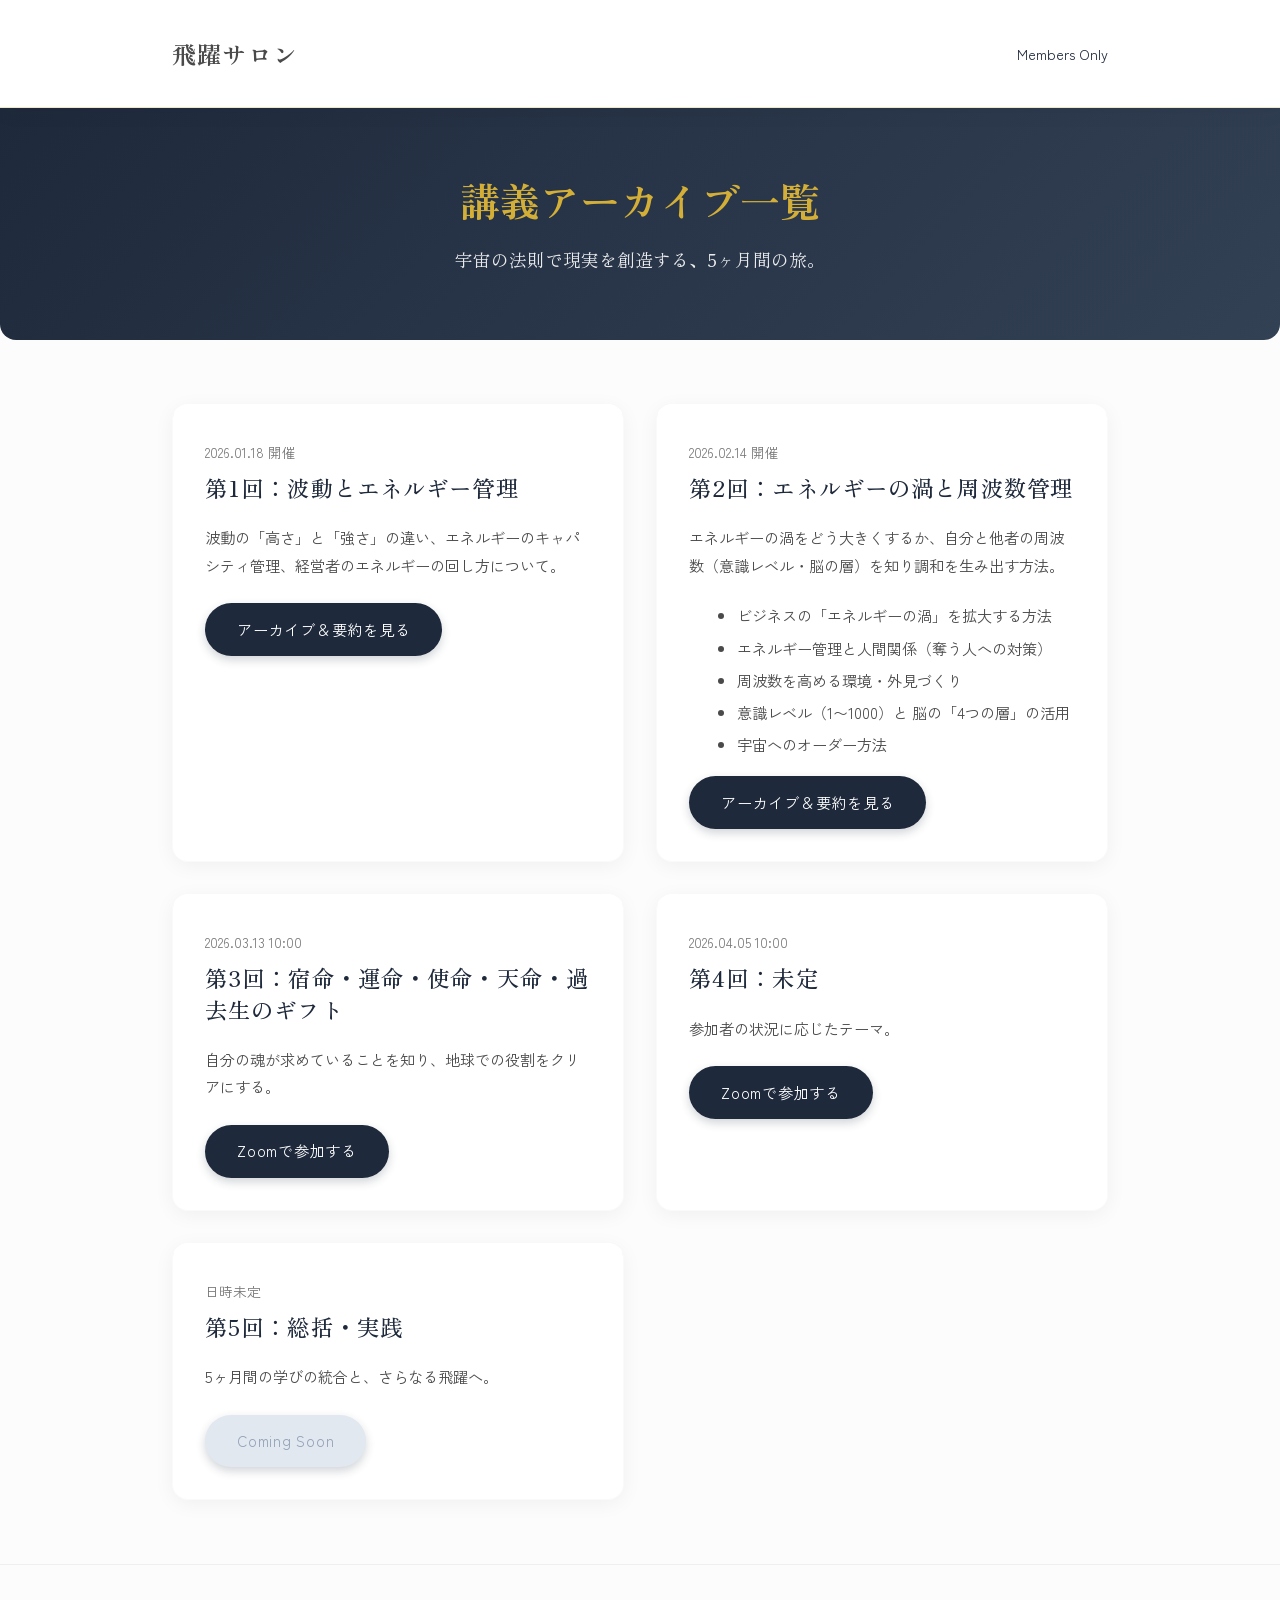
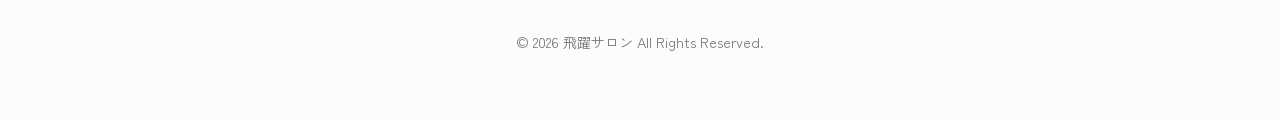
<file: index.html>
<!DOCTYPE html>
<html lang="ja">

<head>
    <meta charset="UTF-8">
    <meta name="viewport" content="width=device-width, initial-scale=1.0">
    <title>飛躍サロン アーカイブ講義一覧</title>
    <link rel="stylesheet" href="css/style.css">
    <meta name="description" content="経営者向け「飛躍サロン」のオンライン講義アーカイブ一覧ページです。">
    <meta name="robots" content="noindex">
</head>

<body>
    <header>
        <div class="container header-content">
            <span class="logo">飛躍サロン</span>
            <span style="font-size: 0.9rem; color: var(--color-primary);">Members Only</span>
        </div>
    </header>

    <div class="hero">
        <div class="container">
            <h1>講義アーカイブ一覧</h1>
            <p>宇宙の法則で現実を創造する、5ヶ月間の旅。</p>
        </div>
    </div>

    <main class="container">
        <div class="lecture-grid">

            <!-- Lecture 1 -->
            <article class="card section" style="margin-bottom: 0; padding: 0; animation-delay: 0.1s;">
                <div class="card-body">
                    <div class="card-date">2026.01.18 開催</div>
                    <h2 class="card-title" style="border: none; margin-bottom: 0.5rem; font-size: 1.4rem;">
                        第1回：波動とエネルギー管理</h2>
                    <p class="card-excerpt">波動の「高さ」と「強さ」の違い、エネルギーのキャパシティ管理、経営者のエネルギーの回し方について。</p>
                    <a href="lecture01.html" class="btn">アーカイブ＆要約を見る</a>
                </div>
            </article>

            <!-- Lecture 2 -->
            <article class="card section" style="margin-bottom: 0; padding: 0; animation-delay: 0.2s;">
                <div class="card-body">
                    <div class="card-date">2026.02.14 開催</div>
                    <h2 class="card-title" style="border: none; margin-bottom: 0.5rem; font-size: 1.4rem;">
                        第2回：エネルギーの渦と周波数管理</h2>
                    <p class="card-excerpt">エネルギーの渦をどう大きくするか、自分と他者の周波数（意識レベル・脳の層）を知り調和を生み出す方法。</p>
                    <ul
                        style="margin-top: 0.5rem; margin-bottom: 1.2rem; padding-left: 1.5rem; font-size: 0.95rem; line-height: 1.6; color: var(--color-text);">
                        <li>ビジネスの「エネルギーの渦」を拡大する方法</li>
                        <li>エネルギー管理と人間関係（奪う人への対策）</li>
                        <li>周波数を高める環境・外見づくり</li>
                        <li>意識レベル（1〜1000）と 脳の「4つの層」の活用</li>
                        <li>宇宙へのオーダー方法</li>
                    </ul>
                    <a href="lecture02.html" class="btn">アーカイブ＆要約を見る</a>
                </div>
            </article>

            <!-- Lecture 3 (Upcoming) -->
            <article class="card section" style="margin-bottom: 0; padding: 0; animation-delay: 0.3s;">
                <div class="card-body">
                    <div class="card-date">2026.03.13 10:00</div>
                    <h2 class="card-title" style="border: none; margin-bottom: 0.5rem; font-size: 1.4rem;">
                        第3回：宿命・運命・使命・天命・過去生のギフト
                    </h2>
                    <p class="card-excerpt">自分の魂が求めていることを知り、地球での役割をクリアにする。</p>
                    <a href="https://us06web.zoom.us/j/84459319331?pwd=If8y5A88pad8dZN5FD4IeuQcOZk6zq.1" class="btn"
                        target="_blank" rel="noopener">Zoomで参加する</a>
                </div>
            </article>

            <!-- Lecture 4 (Upcoming) -->
            <article class="card section" style="margin-bottom: 0; padding: 0; animation-delay: 0.4s;">
                <div class="card-body">
                    <div class="card-date">2026.04.05 10:00</div>
                    <h2 class="card-title" style="border: none; margin-bottom: 0.5rem; font-size: 1.4rem;">第4回：未定</h2>
                    <p class="card-excerpt">参加者の状況に応じたテーマ。</p>
                    <a href="https://us06web.zoom.us/j/84459319331?pwd=If8y5A88pad8dZN5FD4IeuQcOZk6zq.1" class="btn"
                        target="_blank" rel="noopener">Zoomで参加する</a>
                </div>
            </article>

            <!-- Lecture 5 (Upcoming) -->
            <article class="card section" style="margin-bottom: 0; padding: 0; opacity: 0.6; animation-delay: 0.5s;">
                <div class="card-body">
                    <div class="card-date">日時未定</div>
                    <h2 class="card-title" style="border: none; margin-bottom: 0.5rem; font-size: 1.4rem;">第5回：総括・実践
                    </h2>
                    <p class="card-excerpt">5ヶ月間の学びの統合と、さらなる飛躍へ。</p>
                    <span class="btn disabled">Coming Soon</span>
                </div>
            </article>

        </div>
    </main>

    <footer>
        <div class="container">
            <p>&copy; 2026 飛躍サロン All Rights Reserved.</p>
        </div>
    </footer>
</body>

</html>
</file>
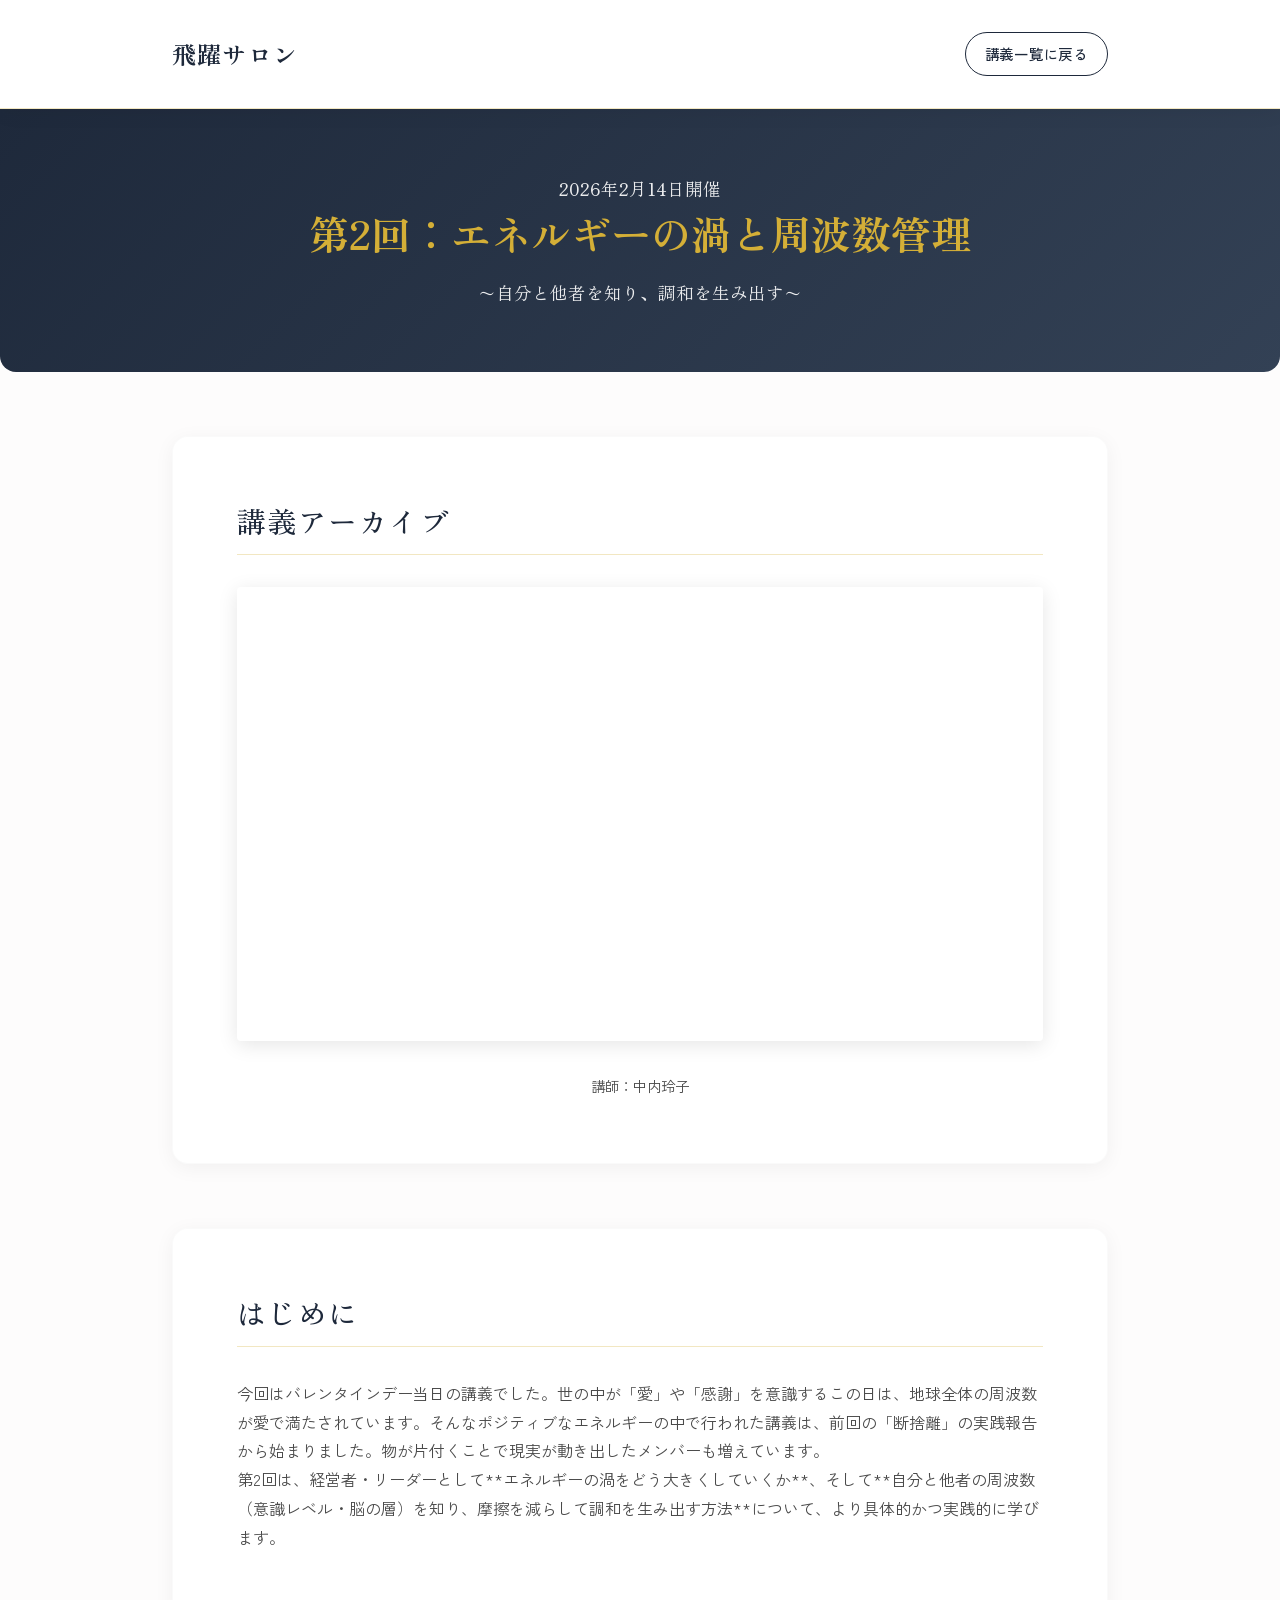
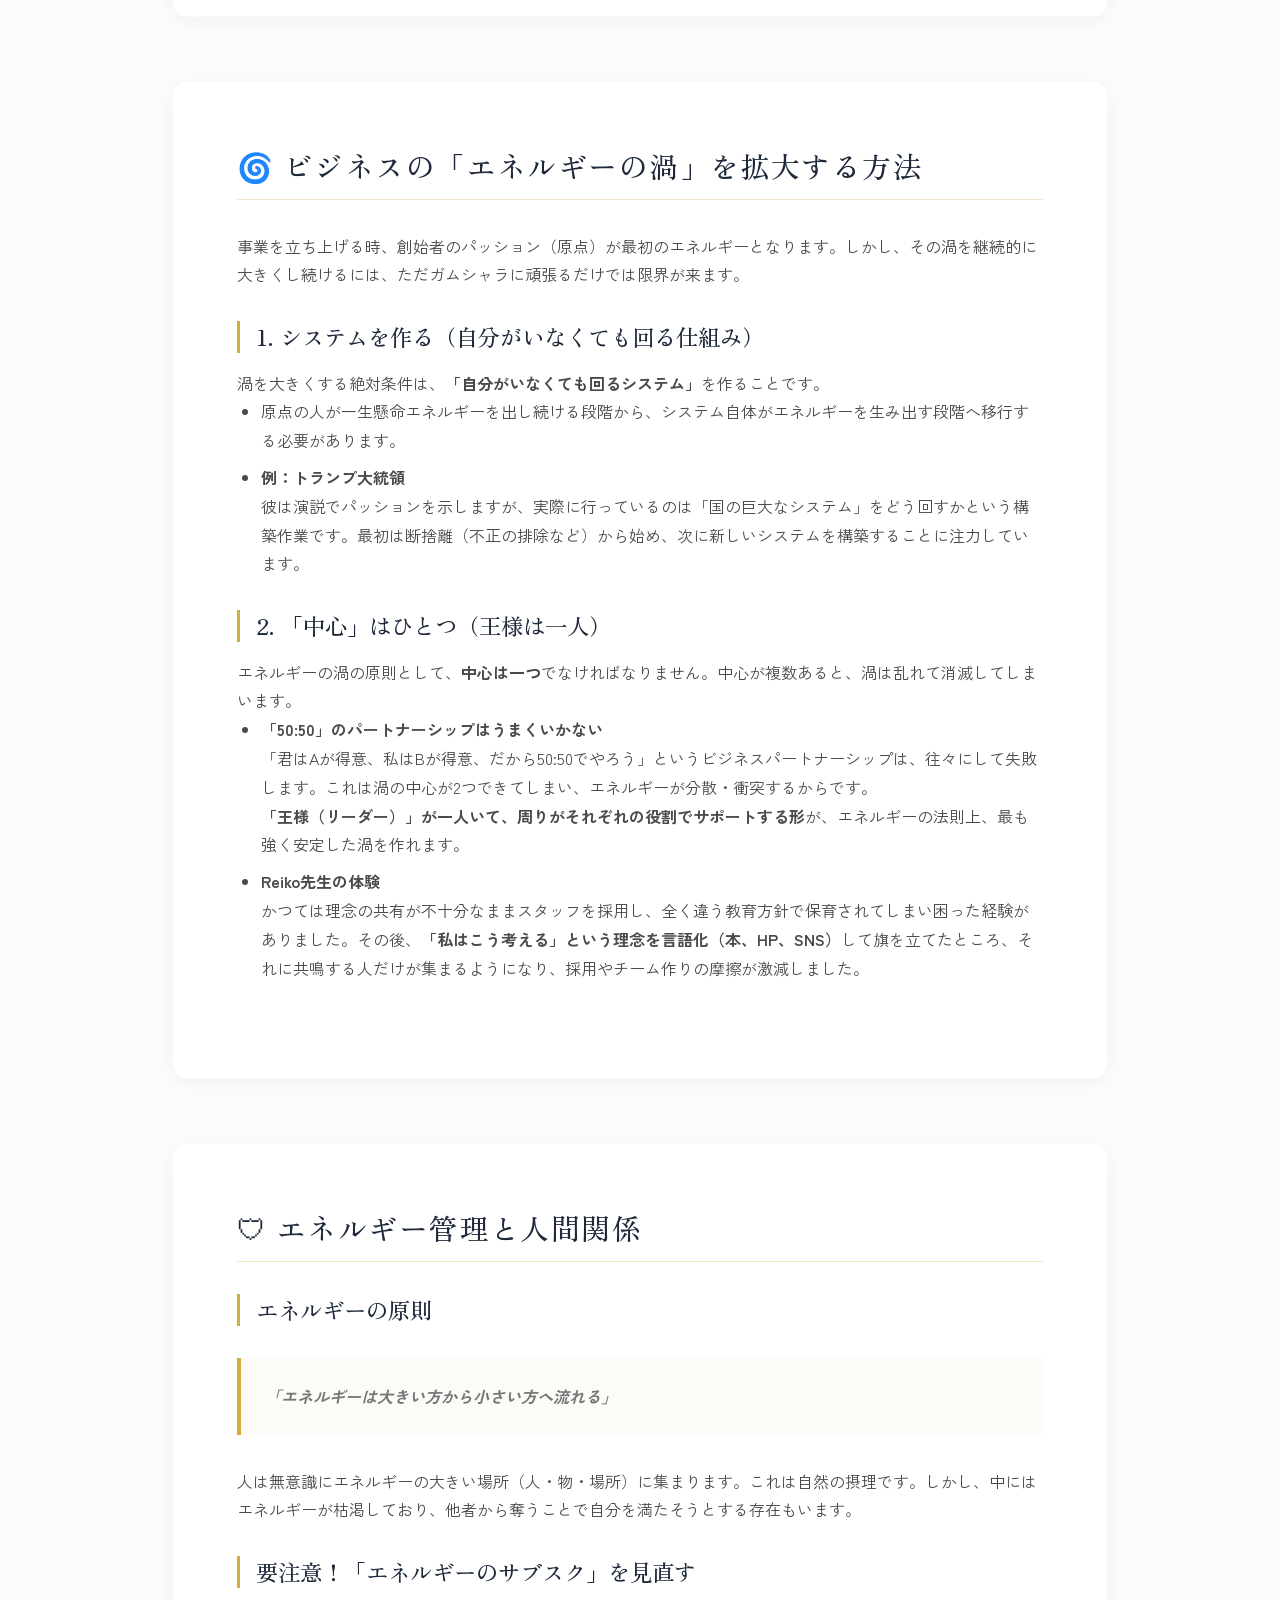
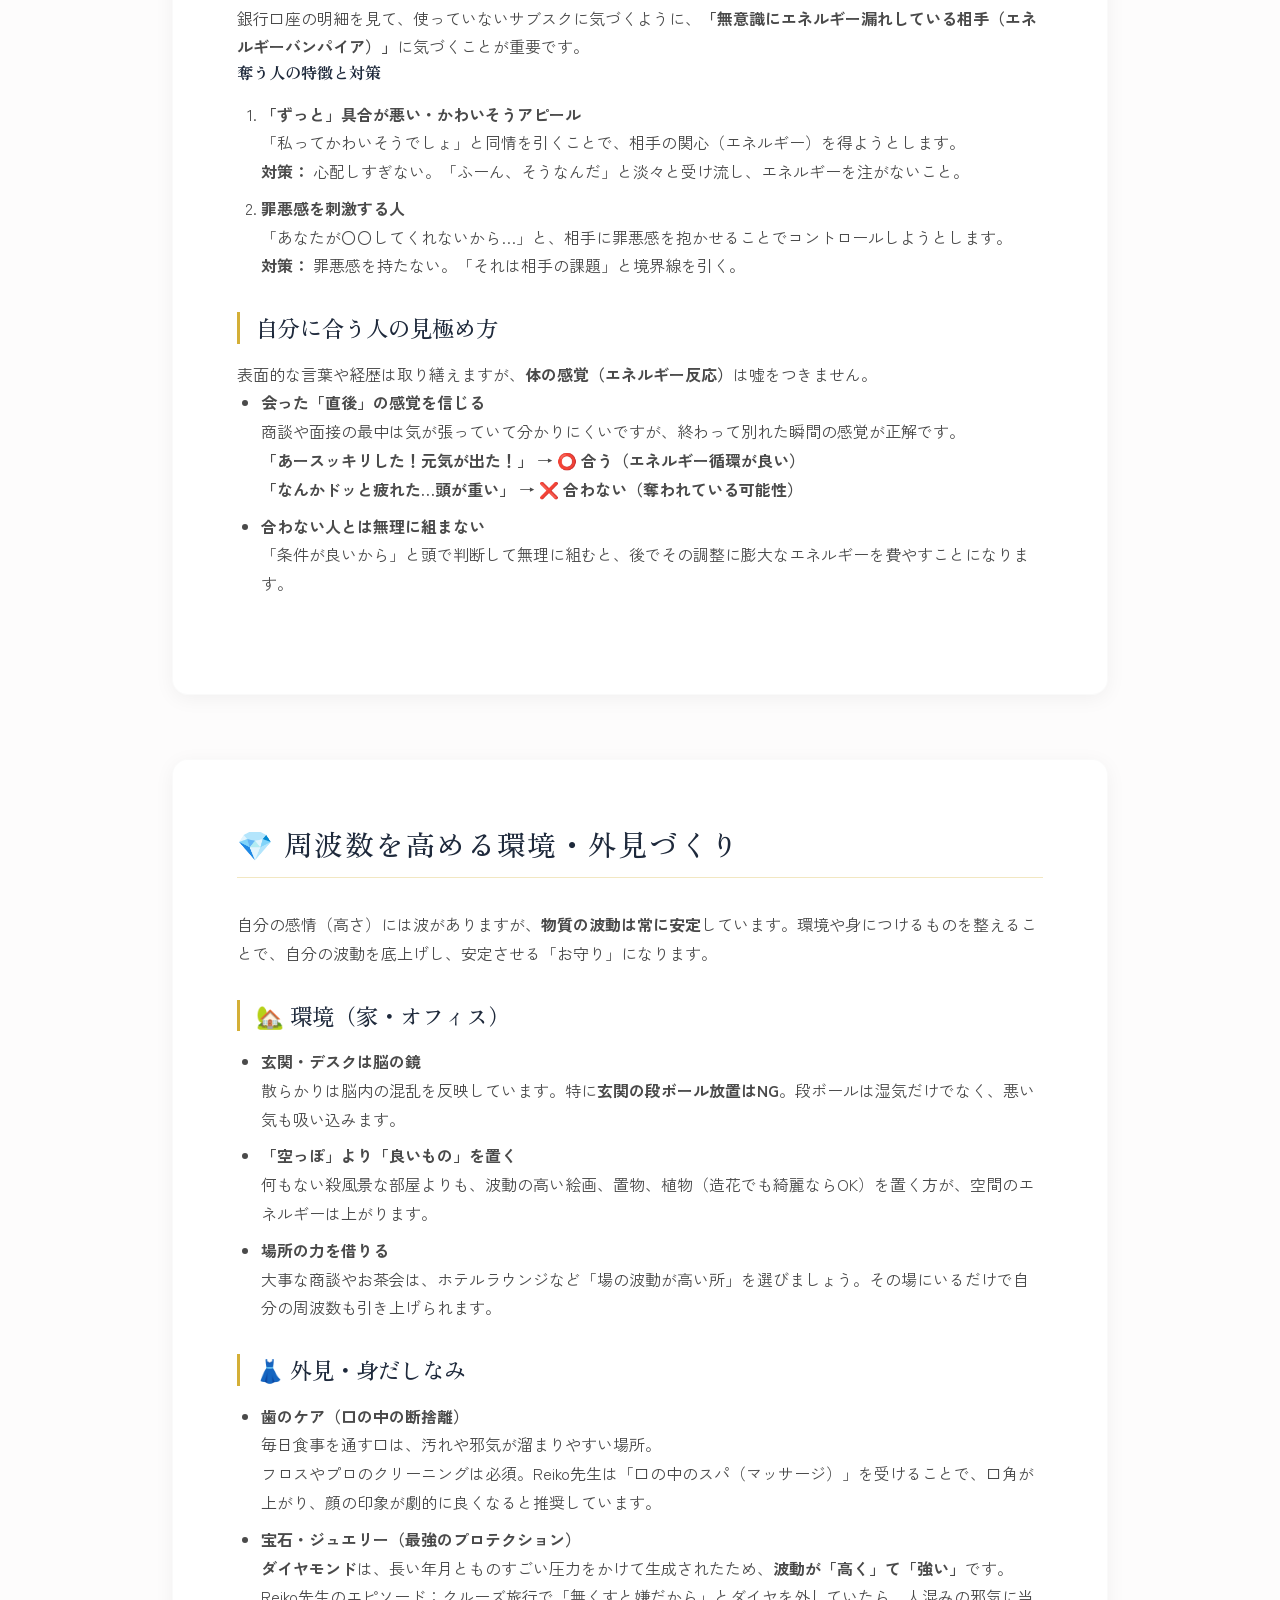
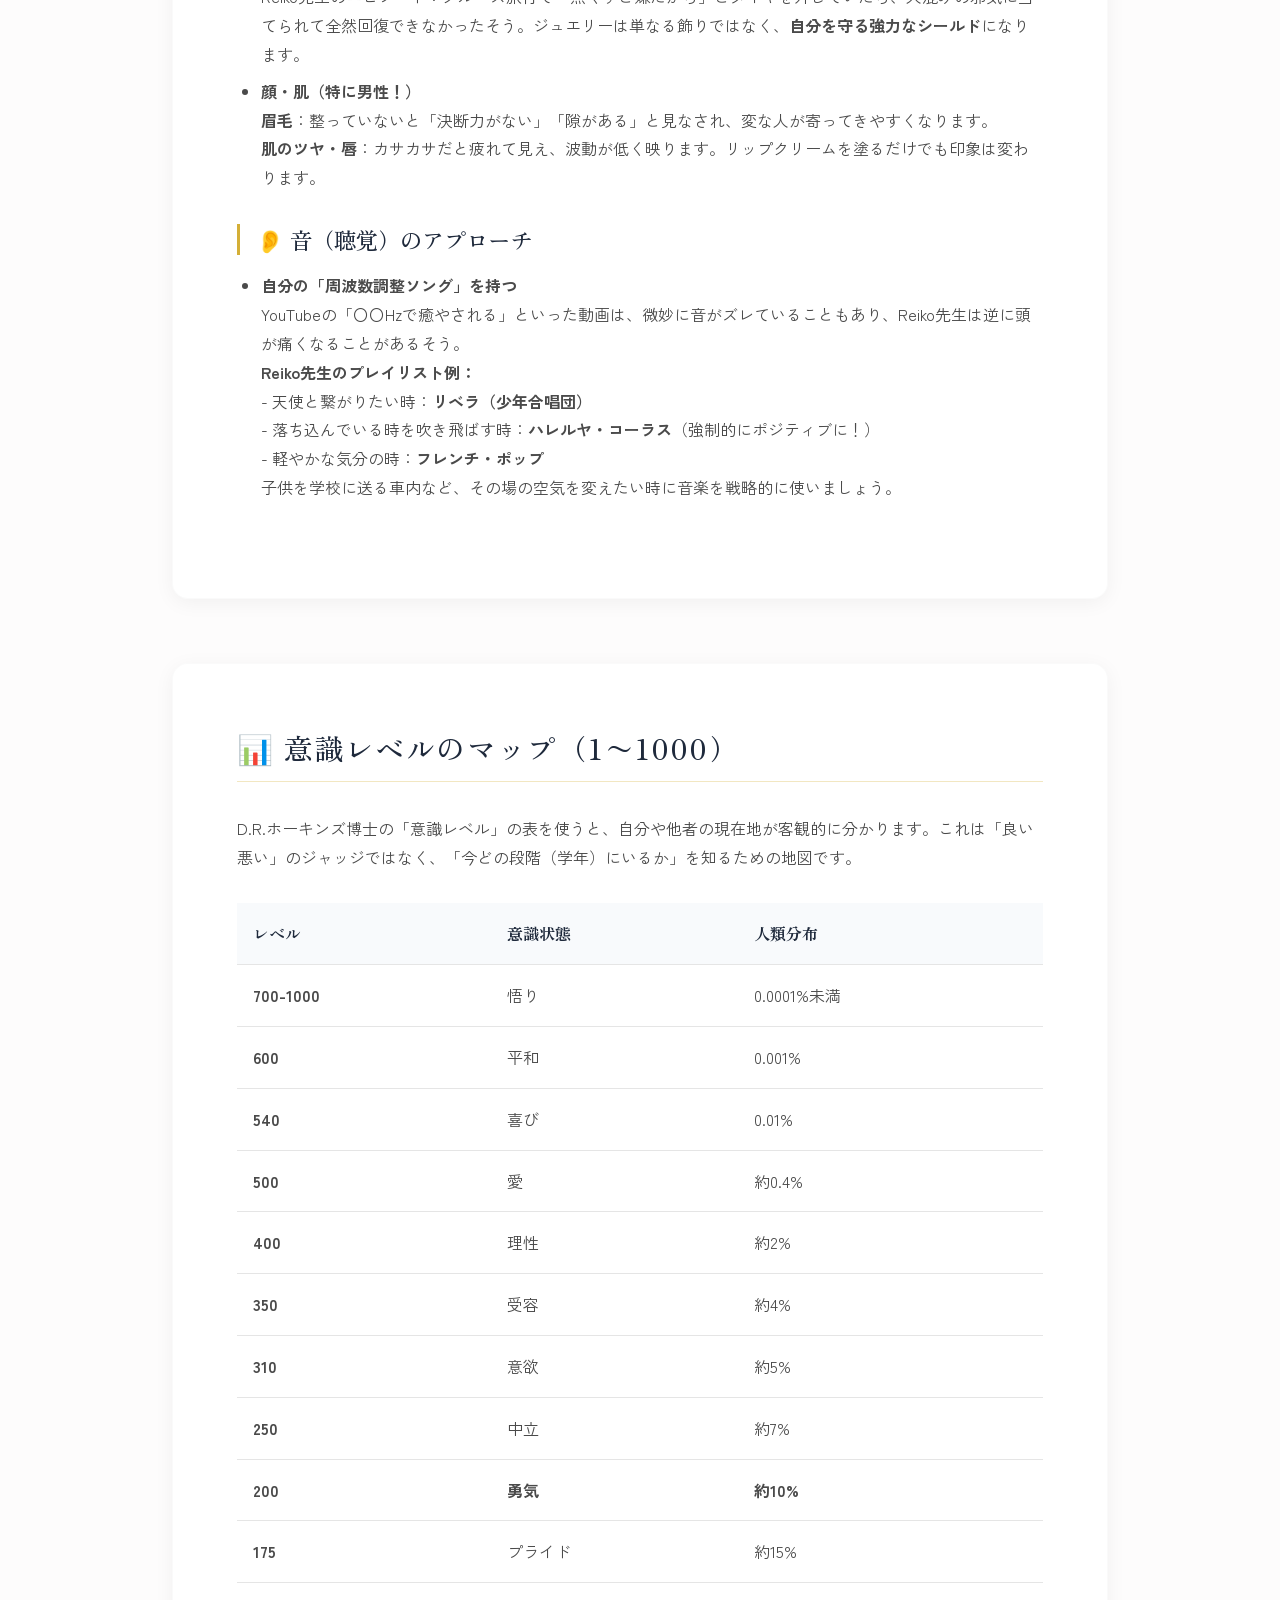
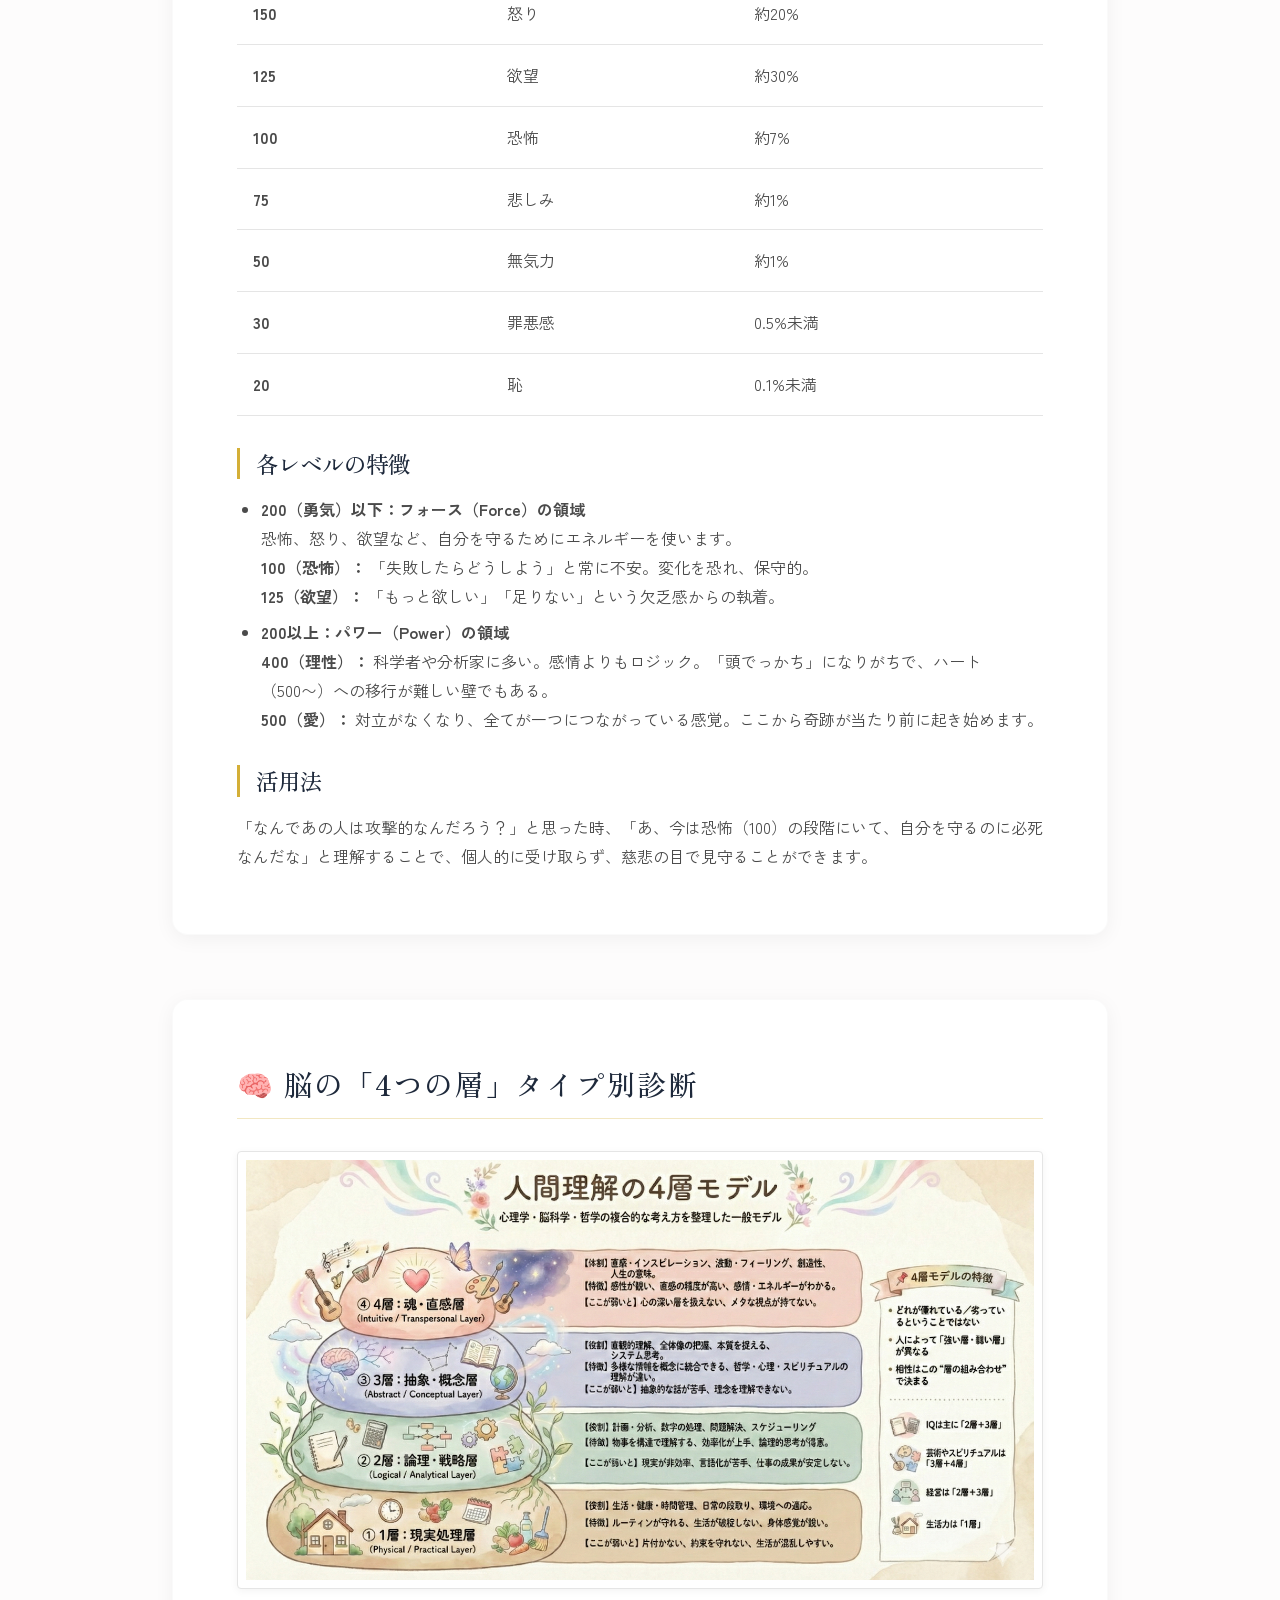
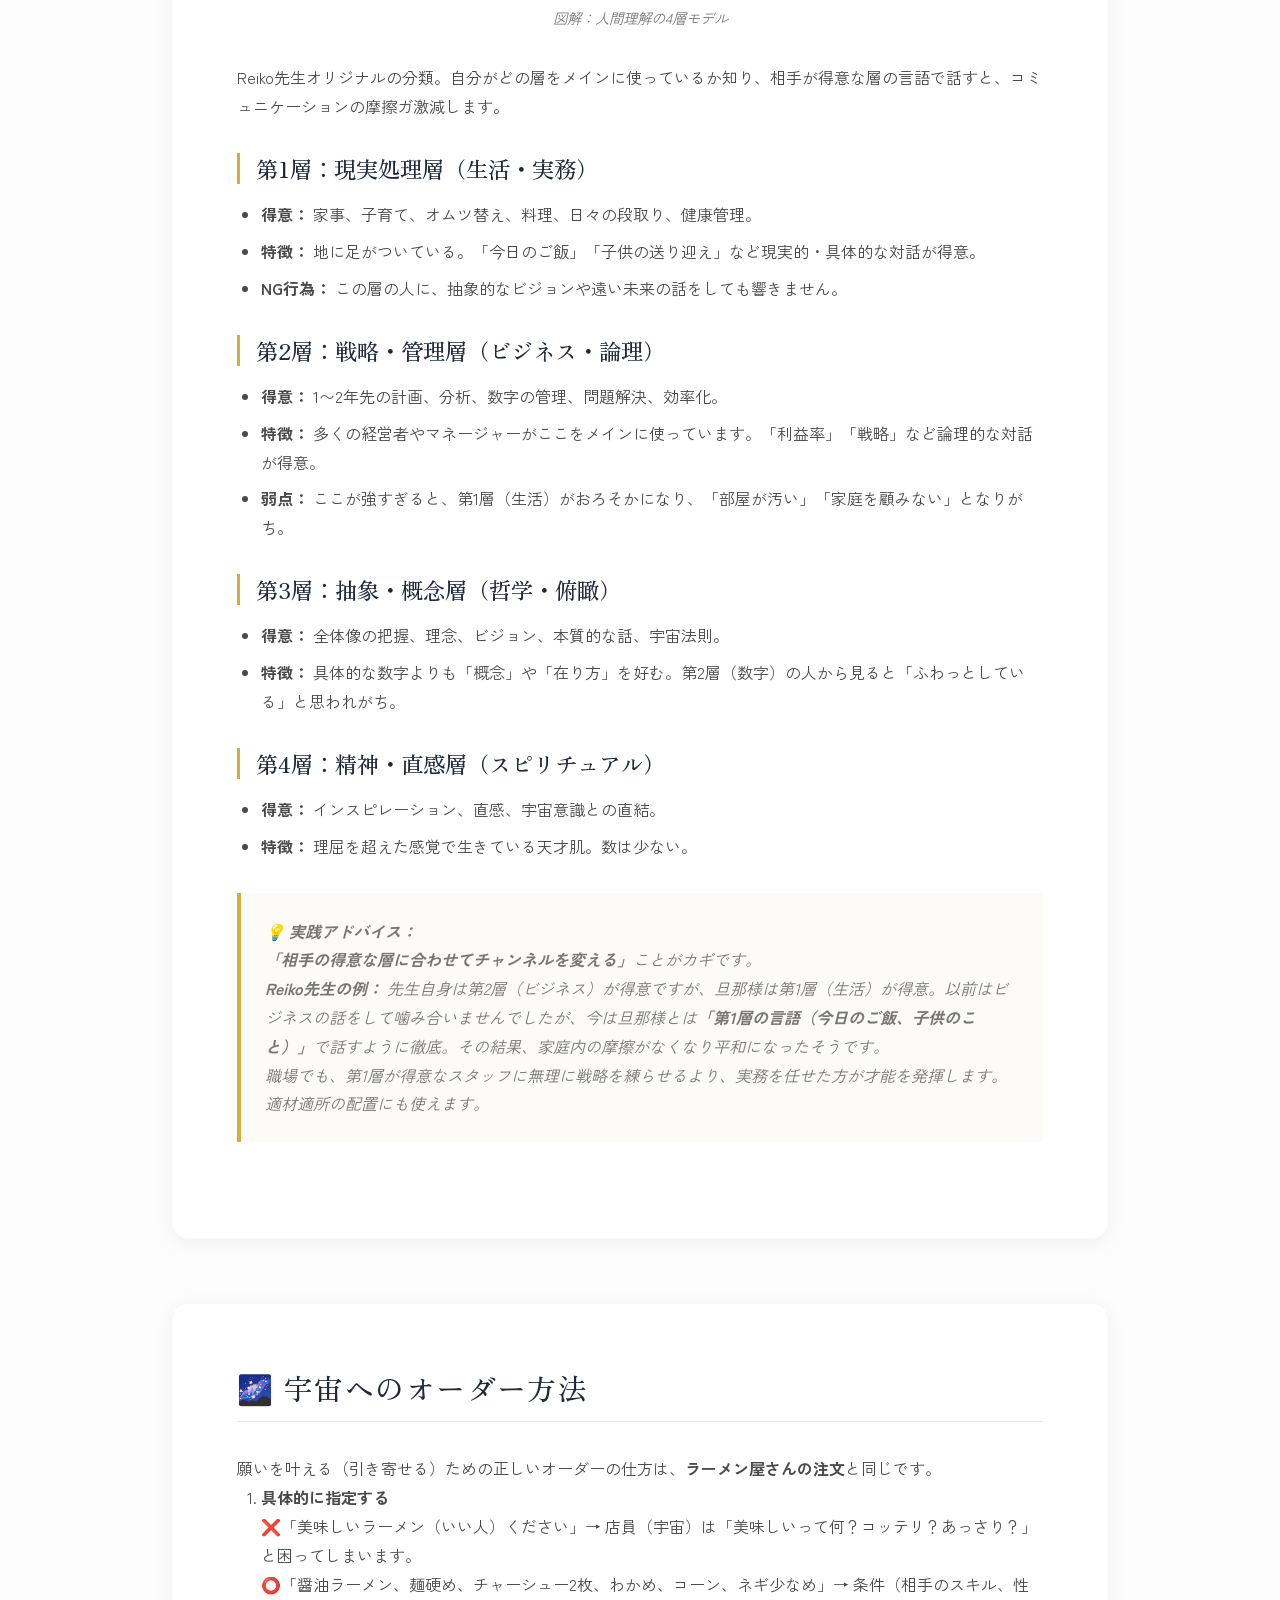
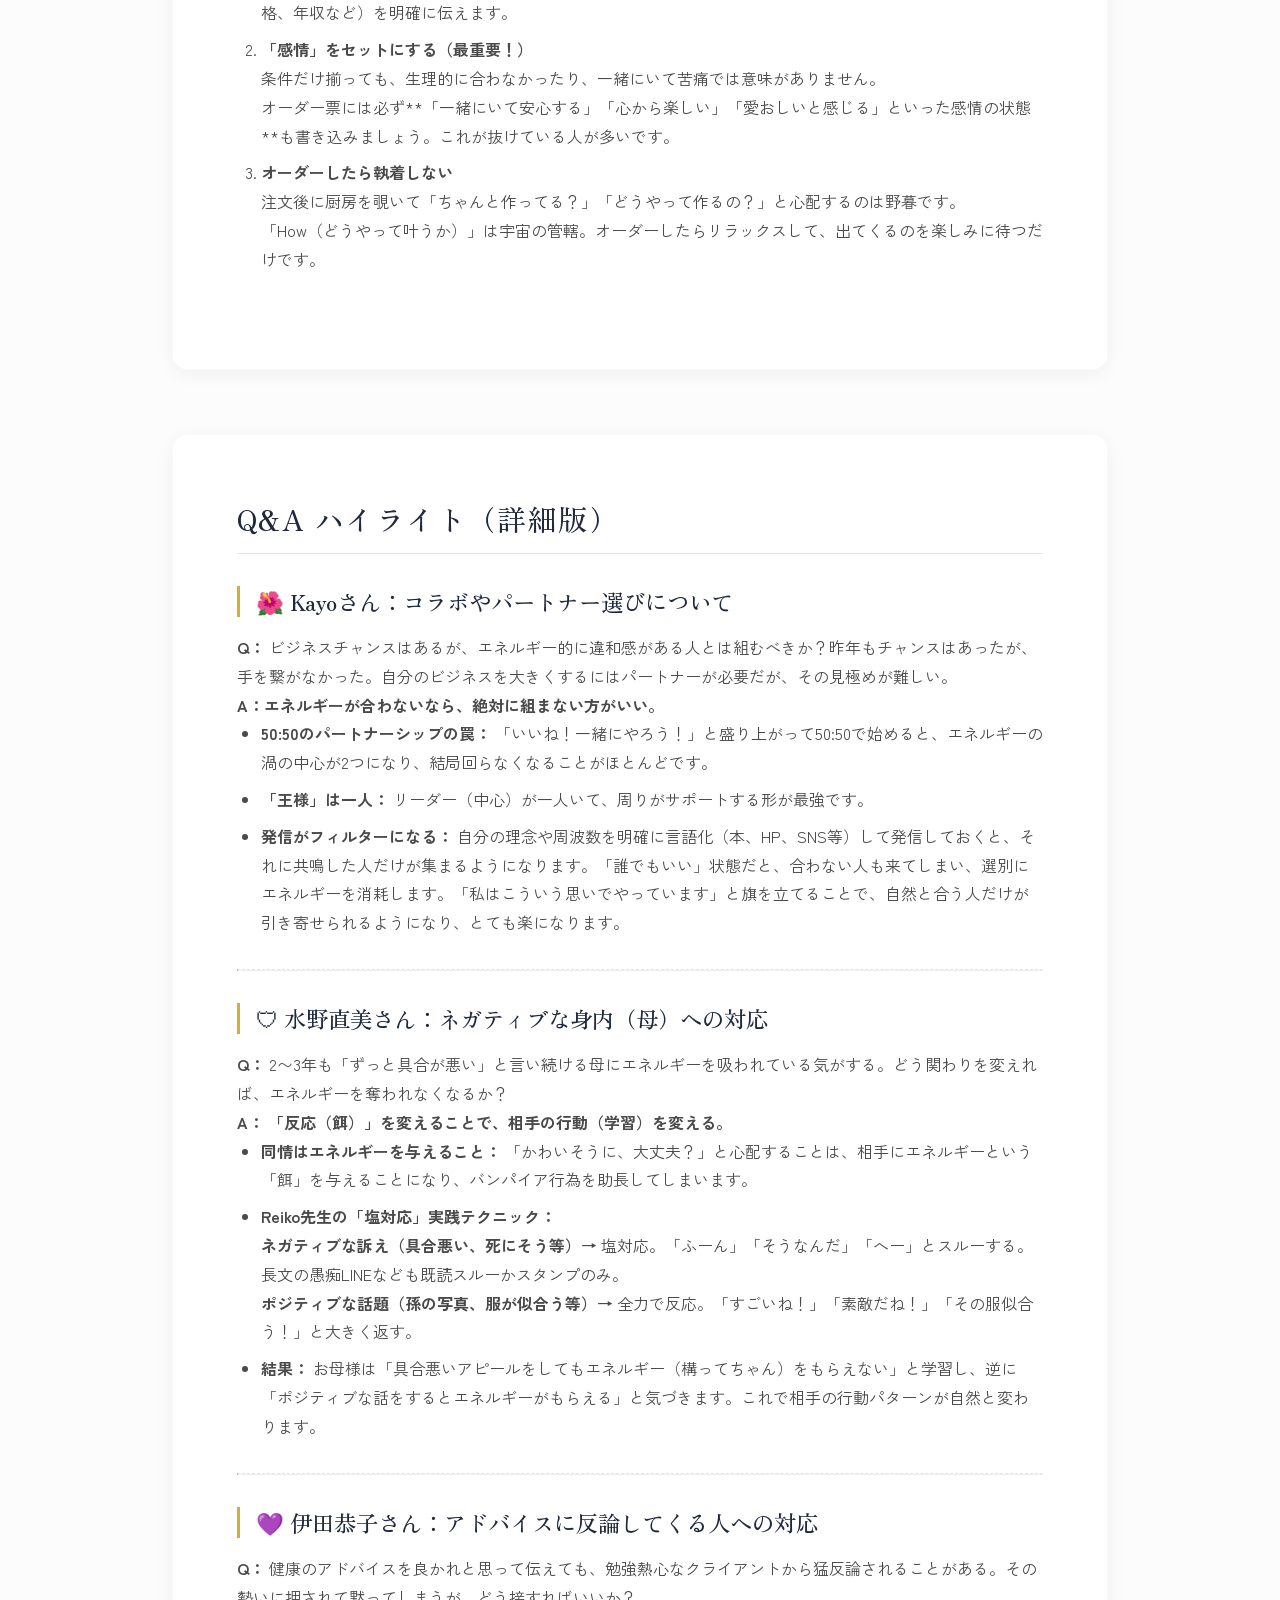
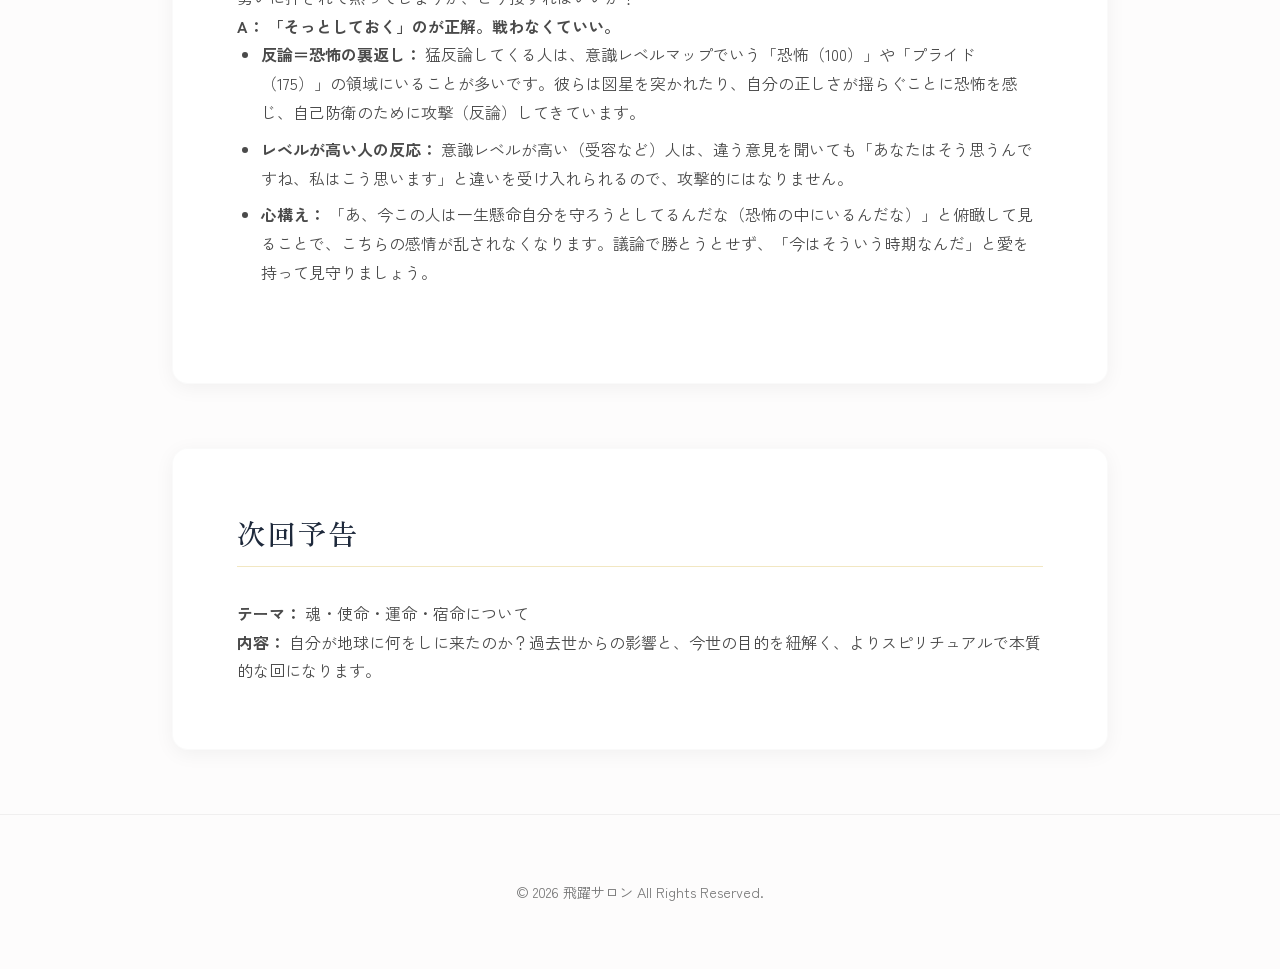
<file: lecture02.html>
<!DOCTYPE html>
<html lang="ja">

<head>
    <meta charset="UTF-8">
    <meta name="viewport" content="width=device-width, initial-scale=1.0">
    <title>第2回：エネルギーの渦と周波数管理 | 飛躍サロン</title>
    <link rel="stylesheet" href="css/style.css">
    <meta name="description" content="飛躍サロン第2回講義アーカイブ。テーマは「エネルギーの渦と周波数管理」。自分と他者を知り、調和を生み出す方法について。">
    <meta name="robots" content="noindex">
</head>

<body>
    <header>
        <div class="container header-content">
            <a href="index.html" class="logo">飛躍サロン</a>
            <a href="index.html" class="nav-link">講義一覧に戻る</a>
        </div>
    </header>

    <div class="hero">
        <div class="container">
            <p>2026年2月14日開催</p>
            <h1>第2回：エネルギーの渦と周波数管理</h1>
            <p>〜自分と他者を知り、調和を生み出す〜</p>
        </div>
    </div>

    <main class="container">
        <!-- Video Section -->
        <section class="section" style="animation-delay: 0.1s;">
            <h2>講義アーカイブ</h2>
            <div class="video-wrapper">
                <iframe width="560" height="315" src="https://www.youtube.com/embed/2Go6g_TM3jE"
                    title="YouTube video player" frameborder="0"
                    allow="accelerometer; autoplay; clipboard-write; encrypted-media; gyroscope; picture-in-picture"
                    allowfullscreen></iframe>
            </div>
            <p style="text-align: center; font-size: 0.9rem;">講師：中内玲子</p>
        </section>

        <!-- Intro -->
        <section class="section" style="animation-delay: 0.2s;">
            <h2>はじめに</h2>
            <p>今回はバレンタインデー当日の講義でした。世の中が「愛」や「感謝」を意識するこの日は、地球全体の周波数が愛で満たされています。そんなポジティブなエネルギーの中で行われた講義は、前回の「断捨離」の実践報告から始まりました。物が片付くことで現実が動き出したメンバーも増えています。
            </p>
            <p>第2回は、経営者・リーダーとして**エネルギーの渦をどう大きくしていくか**、そして**自分と他者の周波数（意識レベル・脳の層）を知り、摩擦を減らして調和を生み出す方法**について、より具体的かつ実践的に学びます。
            </p>
        </section>

        <!-- Business Vortex -->
        <section class="section" style="animation-delay: 0.3s;">
            <h2>🌀 ビジネスの「エネルギーの渦」を拡大する方法</h2>
            <p>事業を立ち上げる時、創始者のパッション（原点）が最初のエネルギーとなります。しかし、その渦を継続的に大きくし続けるには、ただガムシャラに頑張るだけでは限界が来ます。</p>

            <h3>1. システムを作る（自分がいなくても回る仕組み）</h3>
            <p>渦を大きくする絶対条件は、<strong>「自分がいなくても回るシステム」</strong>を作ることです。</p>
            <ul>
                <li>原点の人が一生懸命エネルギーを出し続ける段階から、システム自体がエネルギーを生み出す段階へ移行する必要があります。</li>
                <li><strong>例：トランプ大統領</strong><br>彼は演説でパッションを示しますが、実際に行っているのは「国の巨大なシステム」をどう回すかという構築作業です。最初は断捨離（不正の排除など）から始め、次に新しいシステムを構築することに注力しています。
                </li>
            </ul>

            <h3>2. 「中心」はひとつ（王様は一人）</h3>
            <p>エネルギーの渦の原則として、<strong>中心は一つ</strong>でなければなりません。中心が複数あると、渦は乱れて消滅してしまいます。</p>
            <ul>
                <li><strong>「50:50」のパートナーシップはうまくいかない</strong><br>
                    「君はAが得意、私はBが得意、だから50:50でやろう」というビジネスパートナーシップは、往々にして失敗します。これは渦の中心が2つできてしまい、エネルギーが分散・衝突するからです。<br>
                    <strong>「王様（リーダー）」が一人いて、周りがそれぞれの役割でサポートする形</strong>が、エネルギーの法則上、最も強く安定した渦を作れます。
                </li>
                <li><strong>Reiko先生の体験</strong><br>
                    かつては理念の共有が不十分なままスタッフを採用し、全く違う教育方針で保育されてしまい困った経験がありました。その後、<strong>「私はこう考える」という理念を言語化（本、HP、SNS）</strong>して旗を立てたところ、それに共鳴する人だけが集まるようになり、採用やチーム作りの摩擦が激減しました。
                </li>
            </ul>
        </section>

        <!-- Energy Management -->
        <section class="section" style="animation-delay: 0.4s;">
            <h2>🛡 エネルギー管理と人間関係</h2>
            <h3>エネルギーの原則</h3>
            <blockquote>
                <strong>「エネルギーは大きい方から小さい方へ流れる」</strong>
            </blockquote>
            <p>人は無意識にエネルギーの大きい場所（人・物・場所）に集まります。これは自然の摂理です。しかし、中にはエネルギーが枯渇しており、他者から奪うことで自分を満たそうとする存在もいます。</p>

            <h3>要注意！「エネルギーのサブスク」を見直す</h3>
            <p>銀行口座の明細を見て、使っていないサブスクに気づくように、<strong>「無意識にエネルギー漏れしている相手（エネルギーバンパイア）」</strong>に気づくことが重要です。</p>

            <h4>奪う人の特徴と対策</h4>
            <ol>
                <li><strong>「ずっと」具合が悪い・かわいそうアピール</strong><br>
                    「私ってかわいそうでしょ」と同情を引くことで、相手の関心（エネルギー）を得ようとします。<br>
                    <strong>対策：</strong> 心配しすぎない。「ふーん、そうなんだ」と淡々と受け流し、エネルギーを注がないこと。
                </li>
                <li><strong>罪悪感を刺激する人</strong><br>
                    「あなたが〇〇してくれないから…」と、相手に罪悪感を抱かせることでコントロールしようとします。<br>
                    <strong>対策：</strong> 罪悪感を持たない。「それは相手の課題」と境界線を引く。
                </li>
            </ol>

            <h3>自分に合う人の見極め方</h3>
            <p>表面的な言葉や経歴は取り繕えますが、<strong>体の感覚（エネルギー反応）</strong>は嘘をつきません。</p>
            <ul>
                <li><strong>会った「直後」の感覚を信じる</strong><br>
                    商談や面接の最中は気が張っていて分かりにくいですが、終わって別れた瞬間の感覚が正解です。<br>
                    <strong>「あースッキリした！元気が出た！」</strong> → <strong>⭕️ 合う（エネルギー循環が良い）</strong><br>
                    <strong>「なんかドッと疲れた…頭が重い」</strong> → <strong>❌ 合わない（奪われている可能性）</strong>
                </li>
                <li><strong>合わない人とは無理に組まない</strong><br>
                    「条件が良いから」と頭で判断して無理に組むと、後でその調整に膨大なエネルギーを費やすことになります。</li>
            </ul>
        </section>

        <!-- Frequency & Environment -->
        <section class="section" style="animation-delay: 0.5s;">
            <h2>💎 周波数を高める環境・外見づくり</h2>
            <p>自分の感情（高さ）には波がありますが、<strong>物質の波動は常に安定</strong>しています。環境や身につけるものを整えることで、自分の波動を底上げし、安定させる「お守り」になります。</p>

            <h3>🏡 環境（家・オフィス）</h3>
            <ul>
                <li><strong>玄関・デスクは脳の鏡</strong><br>散らかりは脳内の混乱を反映しています。特に<strong>玄関の段ボール放置はNG</strong>。段ボールは湿気だけでなく、悪い気も吸い込みます。
                </li>
                <li><strong>「空っぽ」より「良いもの」を置く</strong><br>何もない殺風景な部屋よりも、波動の高い絵画、置物、植物（造花でも綺麗ならOK）を置く方が、空間のエネルギーは上がります。
                </li>
                <li><strong>場所の力を借りる</strong><br>大事な商談やお茶会は、ホテルラウンジなど「場の波動が高い所」を選びましょう。その場にいるだけで自分の周波数も引き上げられます。</li>
            </ul>

            <h3>👗 外見・身だしなみ</h3>
            <ul>
                <li><strong>歯のケア（口の中の断捨離）</strong><br>毎日食事を通す口は、汚れや邪気が溜まりやすい場所。<br>フロスやプロのクリーニングは必須。Reiko先生は「口の中のスパ（マッサージ）」を受けることで、口角が上がり、顔の印象が劇的に良くなると推奨しています。
                </li>
                <li><strong>宝石・ジュエリー（最強のプロテクション）</strong><br><strong>ダイヤモンド</strong>は、長い年月とものすごい圧力をかけて生成されたため、<strong>波動が「高く」て「強い」</strong>です。<br>Reiko先生のエピソード：クルーズ旅行で「無くすと嫌だから」とダイヤを外していたら、人混みの邪気に当てられて全然回復できなかったそう。ジュエリーは単なる飾りではなく、<strong>自分を守る強力なシールド</strong>になります。
                </li>
                <li><strong>顔・肌（特に男性！）</strong><br><strong>眉毛</strong>：整っていないと「決断力がない」「隙がある」と見なされ、変な人が寄ってきやすくなります。<br><strong>肌のツヤ・唇</strong>：カサカサだと疲れて見え、波動が低く映ります。リップクリームを塗るだけでも印象は変わります。
                </li>
            </ul>

            <h3>👂 音（聴覚）のアプローチ</h3>
            <ul>
                <li><strong>自分の「周波数調整ソング」を持つ</strong><br>YouTubeの「〇〇Hzで癒やされる」といった動画は、微妙に音がズレていることもあり、Reiko先生は逆に頭が痛くなることがあるそう。<br>
                    <strong>Reiko先生のプレイリスト例：</strong><br>
                    - 天使と繋がりたい時：<strong>リベラ（少年合唱団）</strong><br>
                    - 落ち込んでいる時を吹き飛ばす時：<strong>ハレルヤ・コーラス</strong>（強制的にポジティブに！）<br>
                    - 軽やかな気分の時：<strong>フレンチ・ポップ</strong><br>
                    子供を学校に送る車内など、その場の空気を変えたい時に音楽を戦略的に使いましょう。
                </li>
            </ul>
        </section>

        <!-- Consciousness Levels -->
        <section class="section" style="animation-delay: 0.6s;">
            <h2>📊 意識レベルのマップ（1〜1000）</h2>
            <p>D.R.ホーキンズ博士の「意識レベル」の表を使うと、自分や他者の現在地が客観的に分かります。これは「良い悪い」のジャッジではなく、「今どの段階（学年）にいるか」を知るための地図です。</p>

            <!-- <img src="images/260214_第二回_図解_ホーキンズ博士のエネルギーの階段.png" alt="ホーキンズ博士のエネルギーの階段" class="diagram"> -->
            <!-- <p class="diagram-caption">図解：意識レベルのマップ</p> -->

            <table>
                <tr>
                    <th>レベル</th>
                    <th>意識状態</th>
                    <th>人類分布</th>
                </tr>
                <tr>
                    <td><strong>700-1000</strong></td>
                    <td>悟り</td>
                    <td>0.0001%未満</td>
                </tr>
                <tr>
                    <td><strong>600</strong></td>
                    <td>平和</td>
                    <td>0.001%</td>
                </tr>
                <tr>
                    <td><strong>540</strong></td>
                    <td>喜び</td>
                    <td>0.01%</td>
                </tr>
                <tr>
                    <td><strong>500</strong></td>
                    <td>愛</td>
                    <td>約0.4%</td>
                </tr>
                <tr>
                    <td><strong>400</strong></td>
                    <td>理性</td>
                    <td>約2%</td>
                </tr>
                <tr>
                    <td><strong>350</strong></td>
                    <td>受容</td>
                    <td>約4%</td>
                </tr>
                <tr>
                    <td><strong>310</strong></td>
                    <td>意欲</td>
                    <td>約5%</td>
                </tr>
                <tr>
                    <td><strong>250</strong></td>
                    <td>中立</td>
                    <td>約7%</td>
                </tr>
                <tr>
                    <td><strong>200</strong></td>
                    <td><strong>勇気</strong></td>
                    <td><strong>約10%</strong></td>
                </tr>
                <tr>
                    <td><strong>175</strong></td>
                    <td>プライド</td>
                    <td>約15%</td>
                </tr>
                <tr>
                    <td><strong>150</strong></td>
                    <td>怒り</td>
                    <td>約20%</td>
                </tr>
                <tr>
                    <td><strong>125</strong></td>
                    <td>欲望</td>
                    <td>約30%</td>
                </tr>
                <tr>
                    <td><strong>100</strong></td>
                    <td>恐怖</td>
                    <td>約7%</td>
                </tr>
                <tr>
                    <td><strong>75</strong></td>
                    <td>悲しみ</td>
                    <td>約1%</td>
                </tr>
                <tr>
                    <td><strong>50</strong></td>
                    <td>無気力</td>
                    <td>約1%</td>
                </tr>
                <tr>
                    <td><strong>30</strong></td>
                    <td>罪悪感</td>
                    <td>0.5%未満</td>
                </tr>
                <tr>
                    <td><strong>20</strong></td>
                    <td>恥</td>
                    <td>0.1%未満</td>
                </tr>
            </table>

            <h3>各レベルの特徴</h3>
            <ul>
                <li><strong>200（勇気）以下：フォース（Force）の領域</strong><br>恐怖、怒り、欲望など、自分を守るためにエネルギーを使います。<br><strong>100（恐怖）：</strong>
                    「失敗したらどうしよう」と常に不安。変化を恐れ、保守的。<br><strong>125（欲望）：</strong> 「もっと欲しい」「足りない」という欠乏感からの執着。</li>
                <li><strong>200以上：パワー（Power）の領域</strong><br><strong>400（理性）：</strong>
                    科学者や分析家に多い。感情よりもロジック。「頭でっかち」になりがちで、ハート（500〜）への移行が難しい壁でもある。<br><strong>500（愛）：</strong>
                    対立がなくなり、全てが一つにつながっている感覚。ここから奇跡が当たり前に起き始めます。</li>
            </ul>

            <h3>活用法</h3>
            <p>「なんであの人は攻撃的なんだろう？」と思った時、「あ、今は恐怖（100）の段階にいて、自分を守るのに必死なんだな」と理解することで、個人的に受け取らず、慈悲の目で見守ることができます。</p>
        </section>

        <!-- 4 Layers Model -->
        <section class="section" style="animation-delay: 0.7s;">
            <h2>🧠 脳の「4つの層」タイプ別診断</h2>
            <img src="images/260214_第二回_図解_人間理解の4層モデル.png" alt="人間理解の4層モデル" class="diagram">
            <p class="diagram-caption">図解：人間理解の4層モデル</p>

            <p>Reiko先生オリジナルの分類。自分がどの層をメインに使っているか知り、相手が得意な層の言語で話すと、コミュニケーションの摩擦ガ激減します。</p>

            <h3>第1層：現実処理層（生活・実務）</h3>
            <ul>
                <li><strong>得意：</strong> 家事、子育て、オムツ替え、料理、日々の段取り、健康管理。</li>
                <li><strong>特徴：</strong> 地に足がついている。「今日のご飯」「子供の送り迎え」など現実的・具体的な対話が得意。</li>
                <li><strong>NG行為：</strong> この層の人に、抽象的なビジョンや遠い未来の話をしても響きません。</li>
            </ul>

            <h3>第2層：戦略・管理層（ビジネス・論理）</h3>
            <ul>
                <li><strong>得意：</strong> 1〜2年先の計画、分析、数字の管理、問題解決、効率化。</li>
                <li><strong>特徴：</strong> 多くの経営者やマネージャーがここをメインに使っています。「利益率」「戦略」など論理的な対話が得意。</li>
                <li><strong>弱点：</strong> ここが強すぎると、第1層（生活）がおろそかになり、「部屋が汚い」「家庭を顧みない」となりがち。</li>
            </ul>

            <h3>第3層：抽象・概念層（哲学・俯瞰）</h3>
            <ul>
                <li><strong>得意：</strong> 全体像の把握、理念、ビジョン、本質的な話、宇宙法則。</li>
                <li><strong>特徴：</strong> 具体的な数字よりも「概念」や「在り方」を好む。第2層（数字）の人から見ると「ふわっとしている」と思われがち。</li>
            </ul>

            <h3>第4層：精神・直感層（スピリチュアル）</h3>
            <ul>
                <li><strong>得意：</strong> インスピレーション、直感、宇宙意識との直結。</li>
                <li><strong>特徴：</strong> 理屈を超えた感覚で生きている天才肌。数は少ない。</li>
            </ul>

            <blockquote>
                <strong>💡 実践アドバイス：</strong><br>
                <strong>「相手の得意な層に合わせてチャンネルを変える」</strong>ことがカギです。<br>
                <strong>Reiko先生の例：</strong>
                先生自身は第2層（ビジネス）が得意ですが、旦那様は第1層（生活）が得意。以前はビジネスの話をして噛み合いませんでしたが、今は旦那様とは<strong>「第1層の言語（今日のご飯、子供のこと）」</strong>で話すように徹底。その結果、家庭内の摩擦がなくなり平和になったそうです。<br>
                職場でも、第1層が得意なスタッフに無理に戦略を練らせるより、実務を任せた方が才能を発揮します。適材適所の配置にも使えます。
            </blockquote>
        </section>

        <!-- Cosmic Order -->
        <section class="section" style="animation-delay: 0.8s;">
            <h2>🌌 宇宙へのオーダー方法</h2>
            <p>願いを叶える（引き寄せる）ための正しいオーダーの仕方は、<strong>ラーメン屋さんの注文</strong>と同じです。</p>
            <ol>
                <li><strong>具体的に指定する</strong><br>
                    ❌「美味しいラーメン（いい人）ください」→ 店員（宇宙）は「美味しいって何？コッテリ？あっさり？」と困ってしまいます。<br>
                    ⭕️「醤油ラーメン、麺硬め、チャーシュー2枚、わかめ、コーン、ネギ少なめ」→ 条件（相手のスキル、性格、年収など）を明確に伝えます。</li>
                <li><strong>「感情」をセットにする（最重要！）</strong><br>
                    条件だけ揃っても、生理的に合わなかったり、一緒にいて苦痛では意味がありません。<br>
                    オーダー票には必ず**「一緒にいて安心する」「心から楽しい」「愛おしいと感じる」といった感情の状態**も書き込みましょう。これが抜けている人が多いです。</li>
                <li><strong>オーダーしたら執着しない</strong><br>
                    注文後に厨房を覗いて「ちゃんと作ってる？」「どうやって作るの？」と心配するのは野暮です。<br>
                    「How（どうやって叶うか）」は宇宙の管轄。オーダーしたらリラックスして、出てくるのを楽しみに待つだけです。</li>
            </ol>
        </section>

        <!-- QA Highlights -->
        <section class="section" style="animation-delay: 0.9s;">
            <h2>Q&A ハイライト（詳細版）</h2>

            <h3>🌺 Kayoさん：コラボやパートナー選びについて</h3>
            <p><strong>Q：</strong>
                ビジネスチャンスはあるが、エネルギー的に違和感がある人とは組むべきか？昨年もチャンスはあったが、手を繋がなかった。自分のビジネスを大きくするにはパートナーが必要だが、その見極めが難しい。</p>
            <p><strong>A：エネルギーが合わないなら、絶対に組まない方がいい。</strong></p>
            <ul>
                <li><strong>50:50のパートナーシップの罠：</strong>
                    「いいね！一緒にやろう！」と盛り上がって50:50で始めると、エネルギーの渦の中心が2つになり、結局回らなくなることがほとんどです。</li>
                <li><strong>「王様」は一人：</strong> リーダー（中心）が一人いて、周りがサポートする形が最強です。</li>
                <li><strong>発信がフィルターになる：</strong>
                    自分の理念や周波数を明確に言語化（本、HP、SNS等）して発信しておくと、それに共鳴した人だけが集まるようになります。「誰でもいい」状態だと、合わない人も来てしまい、選別にエネルギーを消耗します。「私はこういう思いでやっています」と旗を立てることで、自然と合う人だけが引き寄せられるようになり、とても楽になります。
                </li>
            </ul>
            <hr style="border-top: 1px dashed #e5e5e5; margin: 1rem 0;">

            <h3>🛡 水野直美さん：ネガティブな身内（母）への対応</h3>
            <p><strong>Q：</strong> 2〜3年も「ずっと具合が悪い」と言い続ける母にエネルギーを吸われている気がする。どう関わりを変えれば、エネルギーを奪われなくなるか？</p>
            <p><strong>A： 「反応（餌）」を変えることで、相手の行動（学習）を変える。</strong></p>
            <ul>
                <li><strong>同情はエネルギーを与えること：</strong> 「かわいそうに、大丈夫？」と心配することは、相手にエネルギーという「餌」を与えることになり、バンパイア行為を助長してしまいます。
                </li>
                <li><strong>Reiko先生の「塩対応」実践テクニック：</strong><br>
                    <strong>ネガティブな訴え（具合悪い、死にそう等）→</strong> 塩対応。「ふーん」「そうなんだ」「へー」とスルーする。長文の愚痴LINEなども既読スルーかスタンプのみ。<br>
                    <strong>ポジティブな話題（孫の写真、服が似合う等）→</strong> 全力で反応。「すごいね！」「素敵だね！」「その服似合う！」と大きく返す。
                </li>
                <li><strong>結果：</strong>
                    お母様は「具合悪いアピールをしてもエネルギー（構ってちゃん）をもらえない」と学習し、逆に「ポジティブな話をするとエネルギーがもらえる」と気づきます。これで相手の行動パターンが自然と変わります。
                </li>
            </ul>
            <hr style="border-top: 1px dashed #e5e5e5; margin: 1rem 0;">

            <h3>💜 伊田恭子さん：アドバイスに反論してくる人への対応</h3>
            <p><strong>Q：</strong> 健康のアドバイスを良かれと思って伝えても、勉強熱心なクライアントから猛反論されることがある。その勢いに押されて黙ってしまうが、どう接すればいいか？</p>
            <p><strong>A： 「そっとしておく」のが正解。戦わなくていい。</strong></p>
            <ul>
                <li><strong>反論＝恐怖の裏返し：</strong>
                    猛反論してくる人は、意識レベルマップでいう「恐怖（100）」や「プライド（175）」の領域にいることが多いです。彼らは図星を突かれたり、自分の正しさが揺らぐことに恐怖を感じ、自己防衛のために攻撃（反論）してきています。
                </li>
                <li><strong>レベルが高い人の反応：</strong>
                    意識レベルが高い（受容など）人は、違う意見を聞いても「あなたはそう思うんですね、私はこう思います」と違いを受け入れられるので、攻撃的にはなりません。</li>
                <li><strong>心構え：</strong>
                    「あ、今この人は一生懸命自分を守ろうとしてるんだな（恐怖の中にいるんだな）」と俯瞰して見ることで、こちらの感情が乱されなくなります。議論で勝とうとせず、「今はそういう時期なんだ」と愛を持って見守りましょう。
                </li>
            </ul>
        </section>

        <!-- Next Lecture -->
        <section class="section" style="animation-delay: 1.0s;">
            <h2>次回予告</h2>
            <p><strong>テーマ：</strong> 魂・使命・運命・宿命について</p>
            <p><strong>内容：</strong> 自分が地球に何をしに来たのか？過去世からの影響と、今世の目的を紐解く、よりスピリチュアルで本質的な回になります。</p>
        </section>

    </main>

    <footer>
        <div class="container">
            <p>&copy; 2026 飛躍サロン All Rights Reserved.</p>
        </div>
    </footer>
</body>

</html>
</file>
<file: css/style.css>
@import url('https://fonts.googleapis.com/css2?family=Zen+Kaku+Gothic+New:wght@400;500;700&family=Zen+Old+Mincho:wght@400;700&display=swap');

:root {
    --color-primary: #1e293b;
    /* Softer Navy */
    --color-accent: #d4af37;
    /* Champagne Gold */
    --color-bg: #fdfcfc;
    /* Very Light Warm White */
    --color-text: #4a4a4a;
    /* Softer Dark Gray */
    --color-text-light: #777777;
    --color-white: #ffffff;
    --font-heading: 'Zen Old Mincho', serif;
    --font-body: 'Zen Kaku Gothic New', sans-serif;
    --spacing-sm: 1rem;
    --spacing-md: 2rem;
    --spacing-lg: 4rem;
    --border-radius-sm: 8px;
    --border-radius-lg: 16px;
    --shadow-soft: 0 4px 20px rgba(0, 0, 0, 0.05);
}

* {
    box-sizing: border-box;
    margin: 0;
    padding: 0;
}

body {
    font-family: var(--font-body);
    background-color: var(--color-bg);
    color: var(--color-text);
    line-height: 1.8;
    font-size: 16px;
    -webkit-font-smoothing: antialiased;
}

h1,
h2,
h3,
h4,
h5,
h6 {
    font-family: var(--font-heading);
    color: var(--color-primary);
    line-height: 1.4;
    margin-bottom: var(--spacing-sm);
}

a {
    color: var(--color-primary);
    text-decoration: none;
    transition: color 0.3s ease;
}

a:hover {
    color: var(--color-accent);
}

/* Layout */
.container {
    max-width: 1000px;
    margin: 0 auto;
    padding: 0 var(--spacing-md);
}

/* Header */
header {
    background-color: rgba(255, 255, 255, 0.95);
    backdrop-filter: blur(10px);
    padding: var(--spacing-md) 0;
    border-bottom: 1px solid rgba(212, 175, 55, 0.3);
    position: sticky;
    top: 0;
    z-index: 100;
    box-shadow: var(--shadow-soft);
}

.header-content {
    display: flex;
    justify-content: space-between;
    align-items: center;
}

.logo {
    font-size: 1.5rem;
    font-weight: 700;
    font-family: var(--font-heading);
    letter-spacing: 0.05em;
}

.nav-link {
    font-size: 0.9rem;
    font-weight: 500;
    letter-spacing: 0.05em;
    color: var(--color-primary);
    border: 1px solid var(--color-primary);
    padding: 0.5rem 1.2rem;
    border-radius: 50px;
    transition: all 0.3s ease;
}

.nav-link:hover {
    background-color: var(--color-primary);
    color: var(--color-white);
}

/* Hero Section */
.hero {
    text-align: center;
    padding: var(--spacing-lg) 0;
    background: linear-gradient(135deg, #1e293b 0%, #334155 100%);
    color: var(--color-white);
    margin-bottom: var(--spacing-lg);
    border-radius: 0 0 var(--border-radius-lg) var(--border-radius-lg);
}

.hero h1 {
    color: var(--color-accent);
    font-size: 2.5rem;
    margin-bottom: var(--spacing-sm);
}

.hero p {
    font-size: 1.1rem;
    opacity: 0.9;
    font-family: var(--font-heading);
}

/* Content Sections */
.section {
    margin-bottom: var(--spacing-lg);
    background-color: var(--color-white);
    padding: var(--spacing-lg);
    border-radius: var(--border-radius-lg);
    box-shadow: var(--shadow-soft);
    animation: fadeInUp 0.8s ease-out forwards;
    opacity: 0;
    border: 1px solid rgba(0, 0, 0, 0.02);
}

@keyframes fadeInUp {
    from {
        opacity: 0;
        transform: translateY(20px);
    }

    to {
        opacity: 1;
        transform: translateY(0);
    }
}

.section h2 {
    font-size: 1.8rem;
    border-bottom: 1px solid rgba(212, 175, 55, 0.3);
    padding-bottom: 0.8rem;
    margin-bottom: var(--spacing-md);
    margin-top: 0;
    letter-spacing: 0.05em;
    font-weight: 500;
}

.section h3 {
    font-size: 1.4rem;
    margin-top: var(--spacing-md);
    border-left: 3px solid var(--color-accent);
    padding-left: 1rem;
    font-weight: 500;
}

/* Video Wrapper */
.video-wrapper {
    position: relative;
    padding-bottom: 56.25%;
    /* 16:9 */
    height: 0;
    overflow: hidden;
    margin-bottom: var(--spacing-md);
    border-radius: 4px;
    box-shadow: 0 4px 20px rgba(0, 0, 0, 0.1);
}

.video-wrapper iframe {
    position: absolute;
    top: 0;
    left: 0;
    width: 100%;
    height: 100%;
}

/* Images */
.diagram {
    max-width: 100%;
    height: auto;
    margin: var(--spacing-md) auto;
    display: block;
    border: 1px solid #e5e5e5;
    border-radius: 4px;
    padding: 0.5rem;
    background: #fff;
    box-shadow: 0 2px 8px rgba(0, 0, 0, 0.05);
}

.diagram-caption {
    text-align: center;
    font-size: 0.9rem;
    color: var(--color-text-light);
    margin-top: -1rem;
    margin-bottom: var(--spacing-md);
    font-style: italic;
}

/* Table */
table {
    width: 100%;
    border-collapse: collapse;
    margin: var(--spacing-md) 0;
}

th,
td {
    padding: 1rem;
    text-align: left;
    border-bottom: 1px solid #e5e5e5;
}

th {
    background-color: #f8fafc;
    font-family: var(--font-heading);
    color: var(--color-primary);
}

/* Blockquote */
blockquote {
    border-left: 4px solid var(--color-accent);
    padding-left: 1.5rem;
    margin: var(--spacing-md) 0;
    color: var(--color-text-light);
    font-style: italic;
    background-color: #fcfbf8;
    padding: 1.5rem;
}

/* Lists */
ul,
ol {
    margin-left: 1.5rem;
    margin-bottom: var(--spacing-md);
}

li {
    margin-bottom: 0.5rem;
}

/* Card Grid for Index */
.lecture-grid {
    display: grid;
    grid-template-columns: repeat(auto-fill, minmax(300px, 1fr));
    gap: var(--spacing-md);
}

.card {
    background-color: var(--color-white);
    border-radius: var(--border-radius-lg);
    overflow: hidden;
    box-shadow: var(--shadow-soft);
    transition: transform 0.3s ease, box-shadow 0.3s ease;
    border-top: 4px solid transparent;
}

.card:hover {
    transform: translateY(-5px);
    box-shadow: 0 10px 15px -3px rgba(0, 0, 0, 0.1);
    border-top-color: var(--color-accent);
}

.card-body {
    padding: var(--spacing-md);
}

.card-date {
    font-size: 0.85rem;
    color: var(--color-text-light);
    margin-bottom: 0.5rem;
}

.card-title {
    font-size: 1.25rem;
    margin-bottom: 1rem;
    font-family: var(--font-heading);
}

.card-excerpt {
    font-size: 0.95rem;
    color: var(--color-text);
    margin-bottom: 1.5rem;
}

.btn {
    display: inline-block;
    padding: 0.8rem 2rem;
    background-color: var(--color-primary);
    color: var(--color-white);
    border-radius: 50px;
    font-size: 0.95rem;
    transition: all 0.3s ease;
    letter-spacing: 0.05em;
    box-shadow: 0 4px 10px rgba(30, 41, 59, 0.2);
}

.btn:hover {
    background-color: var(--color-accent);
    color: var(--color-primary);
    font-weight: bold;
}

.btn.disabled {
    background-color: #e2e8f0;
    color: #94a3b8;
    cursor: not-allowed;
    pointer-events: none;
}

/* Footer */
footer {
    text-align: center;
    padding: var(--spacing-lg) 0;
    color: var(--color-text-light);
    font-size: 0.9rem;
    margin-top: var(--spacing-lg);
    border-top: 1px solid rgba(0, 0, 0, 0.05);
}

/* Responsive */
@media (max-width: 768px) {
    .hero h1 {
        font-size: 2rem;
    }

    .section {
        padding: var(--spacing-md);
    }
}
</file>
